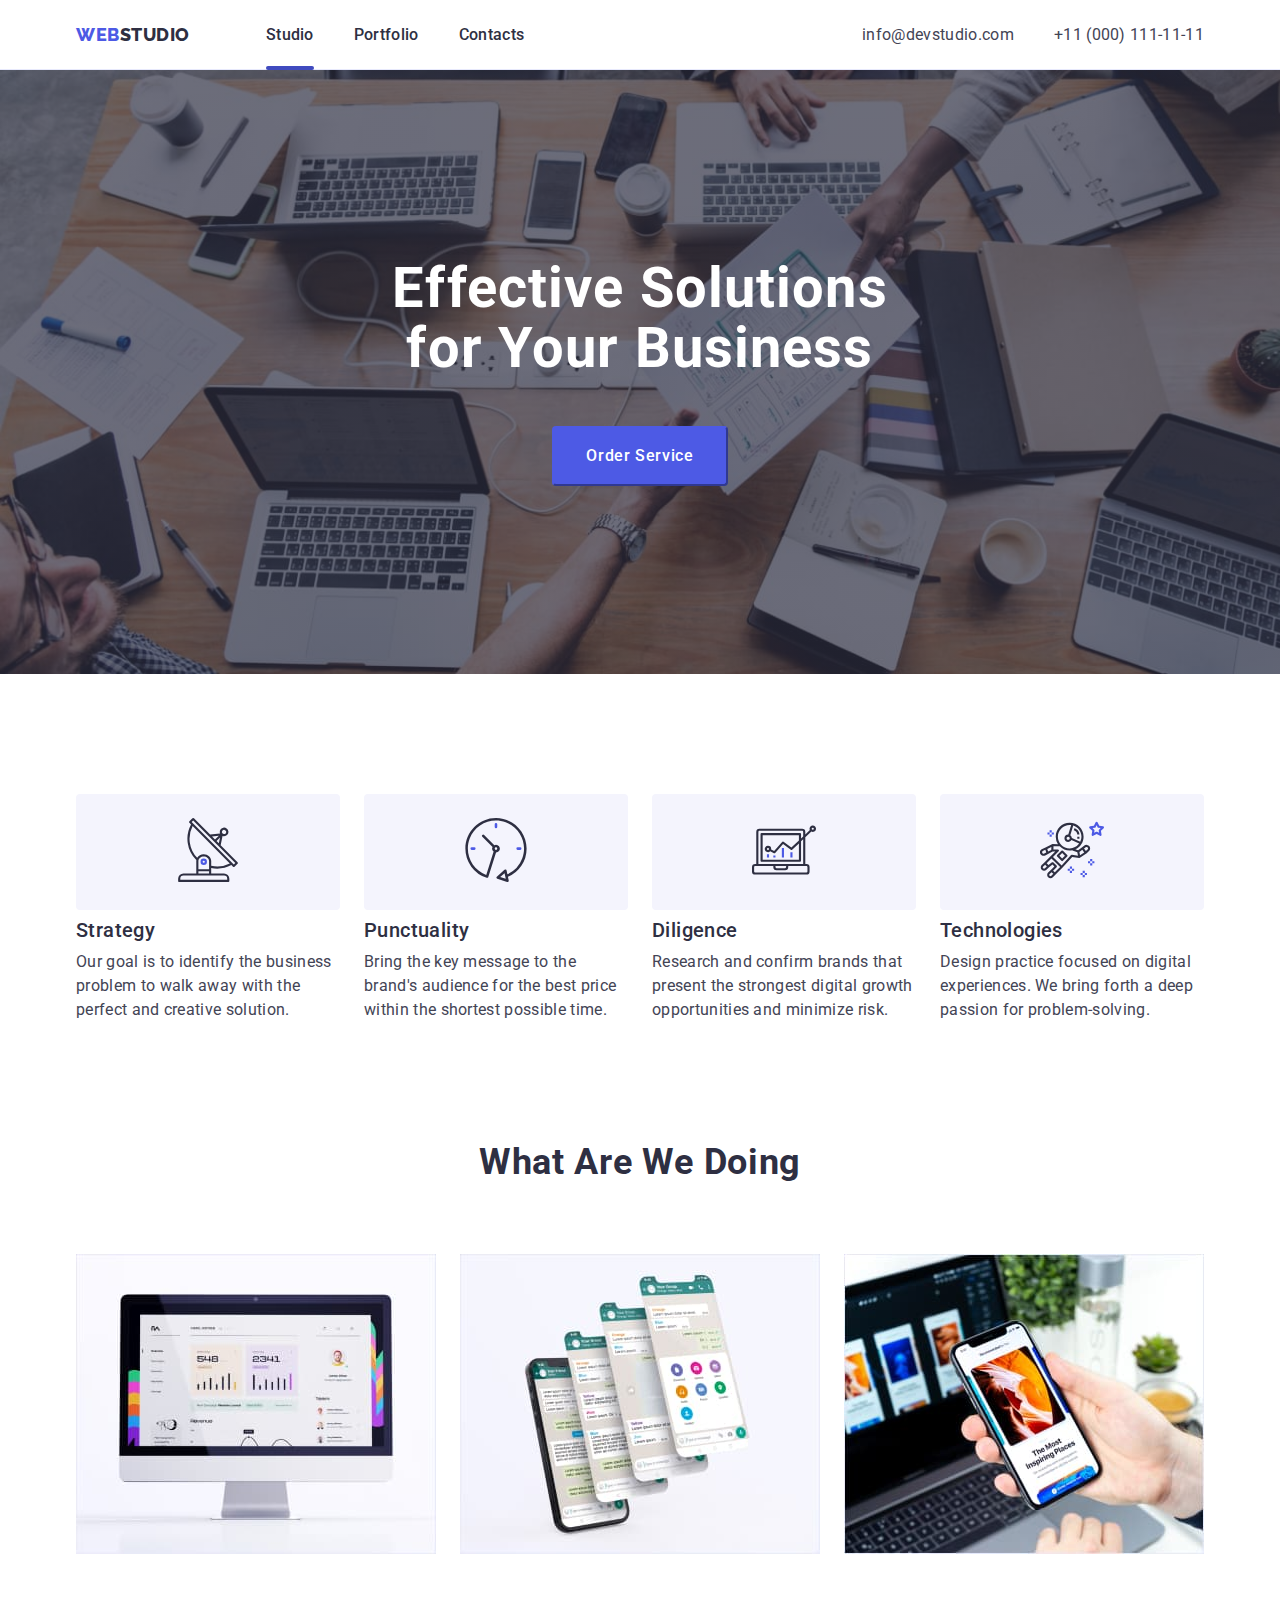
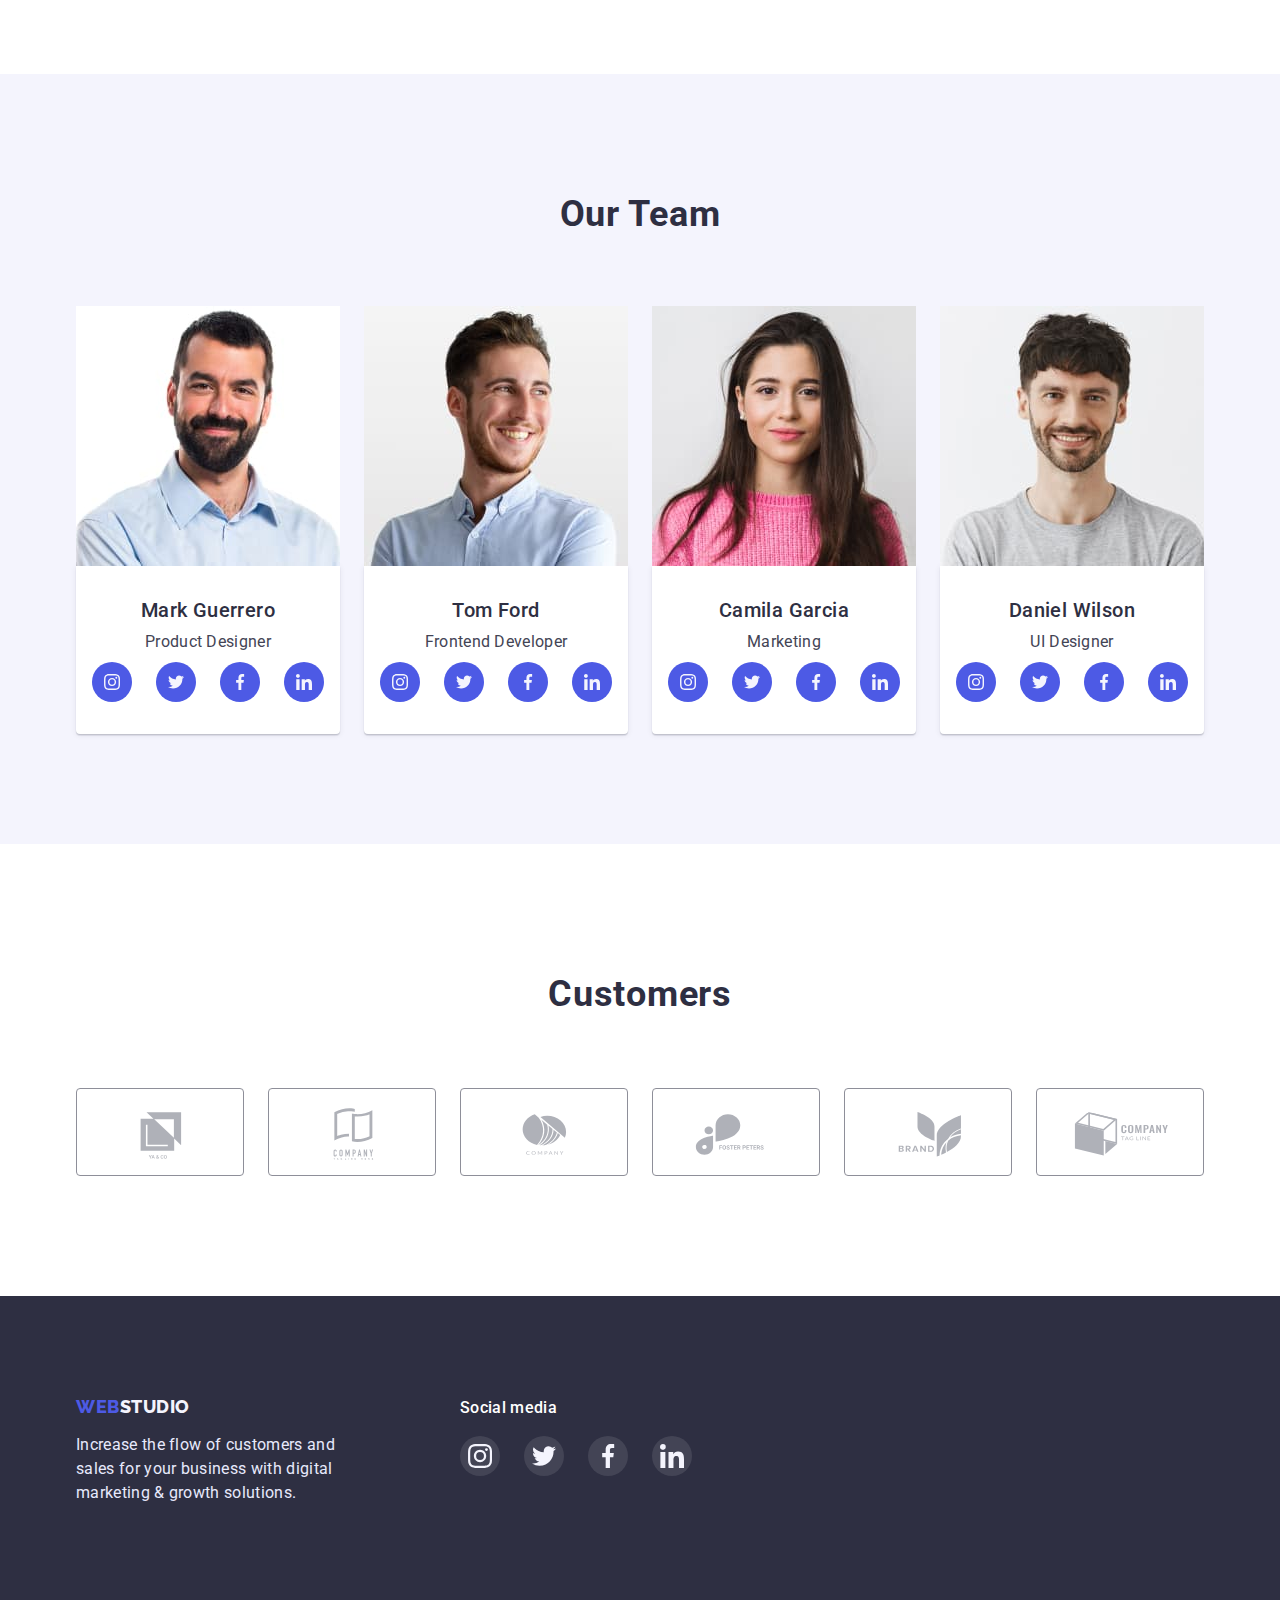
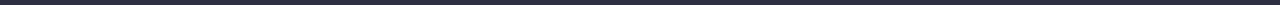
<file: index.html>
<!DOCTYPE html>
<html lang="en">
  <head>
    <meta charset="UTF-8" />
    <meta http-equiv="X-UA-Compatible" content="IE=edge" />
    <meta name="viewport" content="width=device-width, initial-scale=1.0" />

    <link
      rel="stylesheet"
      href="https://cdnjs.cloudflare.com/ajax/libs/modern-normalize/1.0.0/modern-normalize.min.css"
    />

    <link rel="preconnect" href="https://fonts.googleapis.com" />
    <link rel="preconnect" href="https://fonts.gstatic.com" crossorigin />
    <link
      href="https://fonts.googleapis.com/css2?family=Raleway:wght@800&family=Roboto:wght@400;500;700;900&display=swap"
      rel="stylesheet"
    />

    <link rel="stylesheet" href="./css/styles.css" />

    <title>WEBSTUDIO</title>
  </head>

  <body>
    <header class="header">
      <div class="header-wrap container">
        <nav class="header-navigation">
          <!-- logo -->
          <a class="logo-web" href="./index.html">
            Web
            <span class="logo-studio">Studio</span>
          </a>

          <!-- navigation -->
          <ul class="header-list list">
            <li class="header-item">
              <a href="./index.html" class="header-link link current">Studio</a>
            </li>
            <li class="header-item">
              <a href="./portfolio.html" class="header-link link ">Portfolio</a>
            </li>
            <li class="header-item">
              <a href="" class="header-link link ">Contacts</a>
            </li>
          </ul>
        </nav>
        <address class="header-address">
          <ul class="header-address-list list">
            <li class="header-address-item">
              <a href="mailto:info@devstudio.com" class="header-mail link">
                info@devstudio.com
              </a>
            </li>
            <li class="header-address-item">
              <a href="tel:+110001111111" class="header-tel link">
                +11 (000) 111-11-11
              </a>
            </li>
          </ul>
        </address>
      </div>
    </header>

    <main>
      <!--section1 hero-->
      <section class="hero">
        <div class="hero-wrap container">
          <h1 class="hero-title">
            Effective Solutions
            <br />
            for Your Business
          </h1>
          <button class="hero-btn" data-modal-open type="button">Order Service</button>
        </div>
      </section>

      <!--section2 prinsiples-->
      <section class="prinsiples">
        <div class="prinsiples-wrap container">
          <h2 class="prinsiples-title visually-hidden">prinsiples</h2>

          <ul class="prinsiples-list list">
            <li class="prinsiples-item">
              <div class="prinsiples-item-icon">
                <svg class="prinsiples-icon" width="64" height="64">
                  <use href="./images/icons.svg#icon-antenna"></use>
                </svg>
              </div>
              <h3 class="prinsiples-subtitle subtitle">Strategy</h3>
              <p class="prinsiples-text text">
                Our goal is to identify the business problem to walk away with
                the perfect and creative solution.
              </p>
            </li>

            <li class="prinsiples-item">
              <div class="prinsiples-item-icon">
                <svg class="prinsiples-icon" width="64" height="64">
                  <use href="./images/icons.svg#icon-clock"></use>
                </svg>
              </div class="prinsiples-item-icon">
              <h3 class="prinsiples-subtitle subtitle">Punctuality</h3>
              <p class="prinsiples-text text">
                Bring the key message to the brand's audience for the best price
                within the shortest possible time.
              </p>
            </li>

            <li class="prinsiples-item">
              <div class="prinsiples-item-icon">
                <svg class="prinsiples-icon" width="64" height="64">
                  <use href="./images/icons.svg#icon-diagram"></use>
                </svg>
              </div class="prinsiples-item-icon">
              <h3 class="prinsiples-subtitle subtitle">Diligence</h3>
              <p class="prinsiples-text text">
                Research and confirm brands that present the strongest digital
                growth opportunities and minimize risk.
              </p>
            </li>

            <li class="prinsiples-item">
              <div class="prinsiples-item-icon">
                <svg class="prinsiples-icon" width="64" height="64">
                  <use href="./images/icons.svg#icon-astronaut"></use>
                </svg>
              </div >
              <h3 class="prinsiples-subtitle subtitle">Technologies</h3>
              <p class="prinsiples-text text">
                Design practice focused on digital experiences. We bring forth a
                deep passion for problem-solving.
              </p>
            </li>
          </ul>
        </div>
      </section>

      <!--section3 doing-->
      <section class="doing">
        <div class="doing-wrap container">
          <h2 class="doing-title">What are we doing</h2>
          <ul class="doing-list list">
            <li class="doing-item">
              <img
                src="./images/rectangle1.jpg"
                alt="monitor"
                height="300"
                width="360"
              />
            </li>
            <li class="doing-item">
              <img
                src="./images/rectangle2.jpg"
                alt="phone1"
                height="300"
                width="360"
              />
            </li>
            <li class="doing-item">
              <img
                src="./images/rectangle3.jpg"
                alt="phone2"
                height="300"
                width="360"
              />
            </li>
          </ul>
        </div>
      </section>

      <!--section4 team-->
      <section class="team">
        <div class="team-wrap container">
          <h2 class="team-title">Our Team</h2>
          <ul class="team-list list">
            <li class="team-item">
              <img
                src="./images/markguerrero.jpg"
                alt="markguerrero"
                width="264"
                height="260"
              />
              <div class="team-member">
                <h3 class="team-subtitle subtitle">Mark Guerrero</h3>
                <p class="team-text text">Product Designer</p>
                <ul class="team-soc-list list">
                  <li class="team-soc-item">
                    <a href="" class="team-soc-link link">
                      <svg class="team-soc-icon" width="16" height="16">
                        <use href="./images/icons.svg#icon-instagram"></use>
                      </svg>
                    </a>
                  </li>
                  <li class="team-soc-item">
                    <a href="" class="team-soc-link link">
                      <svg class="team-soc-icon" width="16" height="16">
                        <use href="./images/icons.svg#icon-twitter"></use>
                      </svg>
                    </a>
                  </li>
                  <li class="team-soc-item">
                    <a href="" class="team-soc-link link">
                      <svg class="team-soc-icon" width="16" height="16">
                        <use href="./images/icons.svg#icon-facebook"></use>
                      </svg>
                    </a>
                  </li>
                  <li class="team-soc-item">
                    <a href="" class="team-soc-link link">
                      <svg class="team-soc-icon" width="16" height="16">
                        <use href="./images/icons.svg#icon-linkedin"></use>
                      </svg>
                    </a>
                  </li>
                </ul>
              </div>
            </li>

            <li class="team-item">
              <img
                src="./images/tomford.jpg"
                alt="tomford"
                width="264"
                height="260"
              />
              <div class="team-member">
                <h3 class="team-subtitle subtitle">Tom Ford</h3>
                <p class="team-text text">Frontend Developer</p>
                <ul class="team-soc-list list">
                  <li class="team-soc-item">
                    <a href="" class="team-soc-link link">
                      <svg class="team-soc-icon" width="16" height="16">
                        <use href="./images/icons.svg#icon-instagram"></use>
                      </svg>
                    </a>
                  </li>
                  <li class="team-soc-item">
                    <a href="" class="team-soc-link link">
                      <svg class="team-soc-icon" width="16" height="16">
                        <use href="./images/icons.svg#icon-twitter"></use>
                      </svg>
                    </a>
                  </li>
                  <li class="team-soc-item">
                    <a href="" class="team-soc-link link">
                      <svg class="team-soc-icon" width="16" height="16">
                        <use href="./images/icons.svg#icon-facebook"></use>
                      </svg>
                    </a>
                  </li>
                  <li class="team-soc-item">
                    <a href="" class="team-soc-link link">
                      <svg class="team-soc-icon" width="16" height="16">
                        <use href="./images/icons.svg#icon-linkedin"></use>
                      </svg>
                    </a>
                  </li>
                </ul>
              </div>
            </li>

            <li class="team-item">
              <img
                src="./images/camilagarcia.jpg"
                alt="camilagarcia"
                width="264"
                height="260"
              />
              <div class="team-member">
                <h3 class="team-subtitle subtitle">Camila Garcia</h3>
                <p class="team-text text">Marketing</p>
                <ul class="team-soc-list list">
                  <li class="team-soc-item">
                    <a href="" class="team-soc-link link">
                      <svg class="team-soc-icon" width="16" height="16">
                        <use href="./images/icons.svg#icon-instagram"></use>
                      </svg>
                    </a>
                  </li>
                  <li class="team-soc-item">
                    <a href="" class="team-soc-link link">
                      <svg class="team-soc-icon" width="16" height="16">
                        <use href="./images/icons.svg#icon-twitter"></use>
                      </svg>
                    </a>
                  </li>
                  <li class="team-soc-item">
                    <a href="" class="team-soc-link link">
                      <svg class="team-soc-icon" width="16" height="16">
                        <use href="./images/icons.svg#icon-facebook"></use>
                      </svg>
                    </a>
                  </li>
                  <li class="team-soc-item">
                    <a href="" class="team-soc-link link">
                      <svg class="team-soc-icon" width="16" height="16">
                        <use href="./images/icons.svg#icon-linkedin"></use>
                      </svg>
                    </a>
                  </li>
                </ul>
              </div>
            </li>

            <li class="team-item">
              <img
                src="./images/danielwilson.jpg"
                alt="danielwilson"
                width="264"
                height="260"
              />
              <div class="team-member">
                <h3 class="team-subtitle subtitle">Daniel Wilson</h3>
                <p class="team-text text">UI Designer</p>
                <ul class="team-soc-list list">
                  <li class="team-soc-item">
                    <a href="" class="team-soc-link link">
                      <svg class="team-soc-icon" width="16" height="16">
                        <use href="./images/icons.svg#icon-instagram"></use>
                      </svg>
                    </a>
                  </li>
                  <li class="team-soc-item">
                    <a href="" class="team-soc-link link">
                      <svg class="team-soc-icon" width="16" height="16">
                        <use href="./images/icons.svg#icon-twitter"></use>
                      </svg>
                    </a>
                  </li>
                  <li class="team-soc-item">
                    <a href="" class="team-soc-link link">
                      <svg class="team-soc-icon" width="16" height="16">
                        <use href="./images/icons.svg#icon-facebook"></use>
                      </svg>
                    </a>
                  </li>
                  <li class="team-soc-item">
                    <a href="" class="team-soc-link link">
                      <svg class="team-soc-icon" width="16" height="16">
                        <use href="./images/icons.svg#icon-linkedin"></use>
                      </svg>
                    </a>
                  </li>
                </ul>
              </div>
            </li>
          </ul>
        </div>
      </section>
    </main>

    <!--section5 customers-->
    <section class="customers">
      <div class="customers-wrap container">
        <h2 class="customers-title">Customers</h2>
        <ul class="customers-list list">
          <li class="customers-item">
            <a href="" class="customers-link link">
              <svg class="customers-icon" widht="104" height="56">
                <use href="./images/icons.svg#icon-Logo1"></use>
              </svg>
            </a>
          </li>
          <li class="customers-item">
            <a href="" class="customers-link link">
              <svg class="customers-icon" widht="104" height="56">
                <use href="./images/icons.svg#icon-Logo2"></use>
              </svg>
            </a>
          </li>
          <li class="customers-item">
            <a href="" class="customers-link link">
              <svg class="customers-icon" widht="104" height="56">
                <use href="./images/icons.svg#icon-Logo3"></use>
              </svg>
            </a>
          </li>
          <li class="customers-item">
            <a href="" class="customers-link link">
              <svg class="customers-icon" widht="104" height="56">
                <use href="./images/icons.svg#icon-Logo4"></use>
              </svg>
            </a>
          </li>
          <li class="customers-item">
            <a href="" class="customers-link link">
              <svg class="customers-icon" widht="104" height="56">
                <use href="./images/icons.svg#icon-Logo5"></use>
              </svg>
            </a>
          </li>
          <li class="customers-item">
            <a href="" class="customers-link link">
              <svg class="customers-icon" widht="104" height="56">
                <use href="./images/icons.svg#icon-Logo6"></use>
              </svg>
            </a>
          </li>
        </ul>
      </div>
    </section>

    <!-- footer -->
    <footer class="footer">
      <div class="footer-wrap container">
        <div class="footer-logo-wrap">
          <a class="logo-web" href="./index.html">
            Web
            <span class="logo-studio">Studio</span>
          </a>
          <p class="footer-text text">
            Increase the flow of customers and sales for your business with
            digital marketing & growth solutions.
          </p>
        </div>

        <div class="footer-soc-wrap">
          <h2 class="footer-title">Social media</h2>
          <ul class="footer-soc-list list">
            <li class="footer-soc-item">
              <a href="" class="footer-soc-link link">
                <svg class="footer-soc-icon" width="24" height="24">
                  <use href="./images/icons.svg#icon-instagram"></use>
                </svg>
              </a>
            </li>
            <li class="footer-soc-item soc-item">
              <a href="" class="footer-soc-link link">
                <svg class="footer-soc-icon" width="24" height="24">
                  <use href="./images/icons.svg#icon-twitter"></use>
                </svg>
              </a>
            </li>
            <li class="footer-soc-item soc-item">
              <a href="" class="footer-soc-link link">
                <svg class="footer-soc-icon" width="24" height="24">
                  <use href="./images/icons.svg#icon-facebook"></use>
                </svg>
              </a>
            </li>
            <li class="footer-soc-item soc-item">
              <a href="" class="footer-soc-link link">
                <svg class="footer-soc-icon" width="24" height="24">
                  <use href="./images/icons.svg#icon-linkedin"></use>
                </svg>
              </a>
            </li>
          </ul>
        </div>
      </div>
    </footer>

        <!-- MODAL -->
        <div class="backdrop is-hidden" data-modal>
          <div class="modal">
            <button class="modal-close" data-modal-close type="button">
              <svg class="btn-modal-close-icon" widht="8" height="8">
                <use href="./images/icons.svg#icon-close-black-18dp"></use>
              </svg>
            </button>
          </div>
        </div>

        <script src="./js/modal.js"></script>
  </body>
</html>
</file>
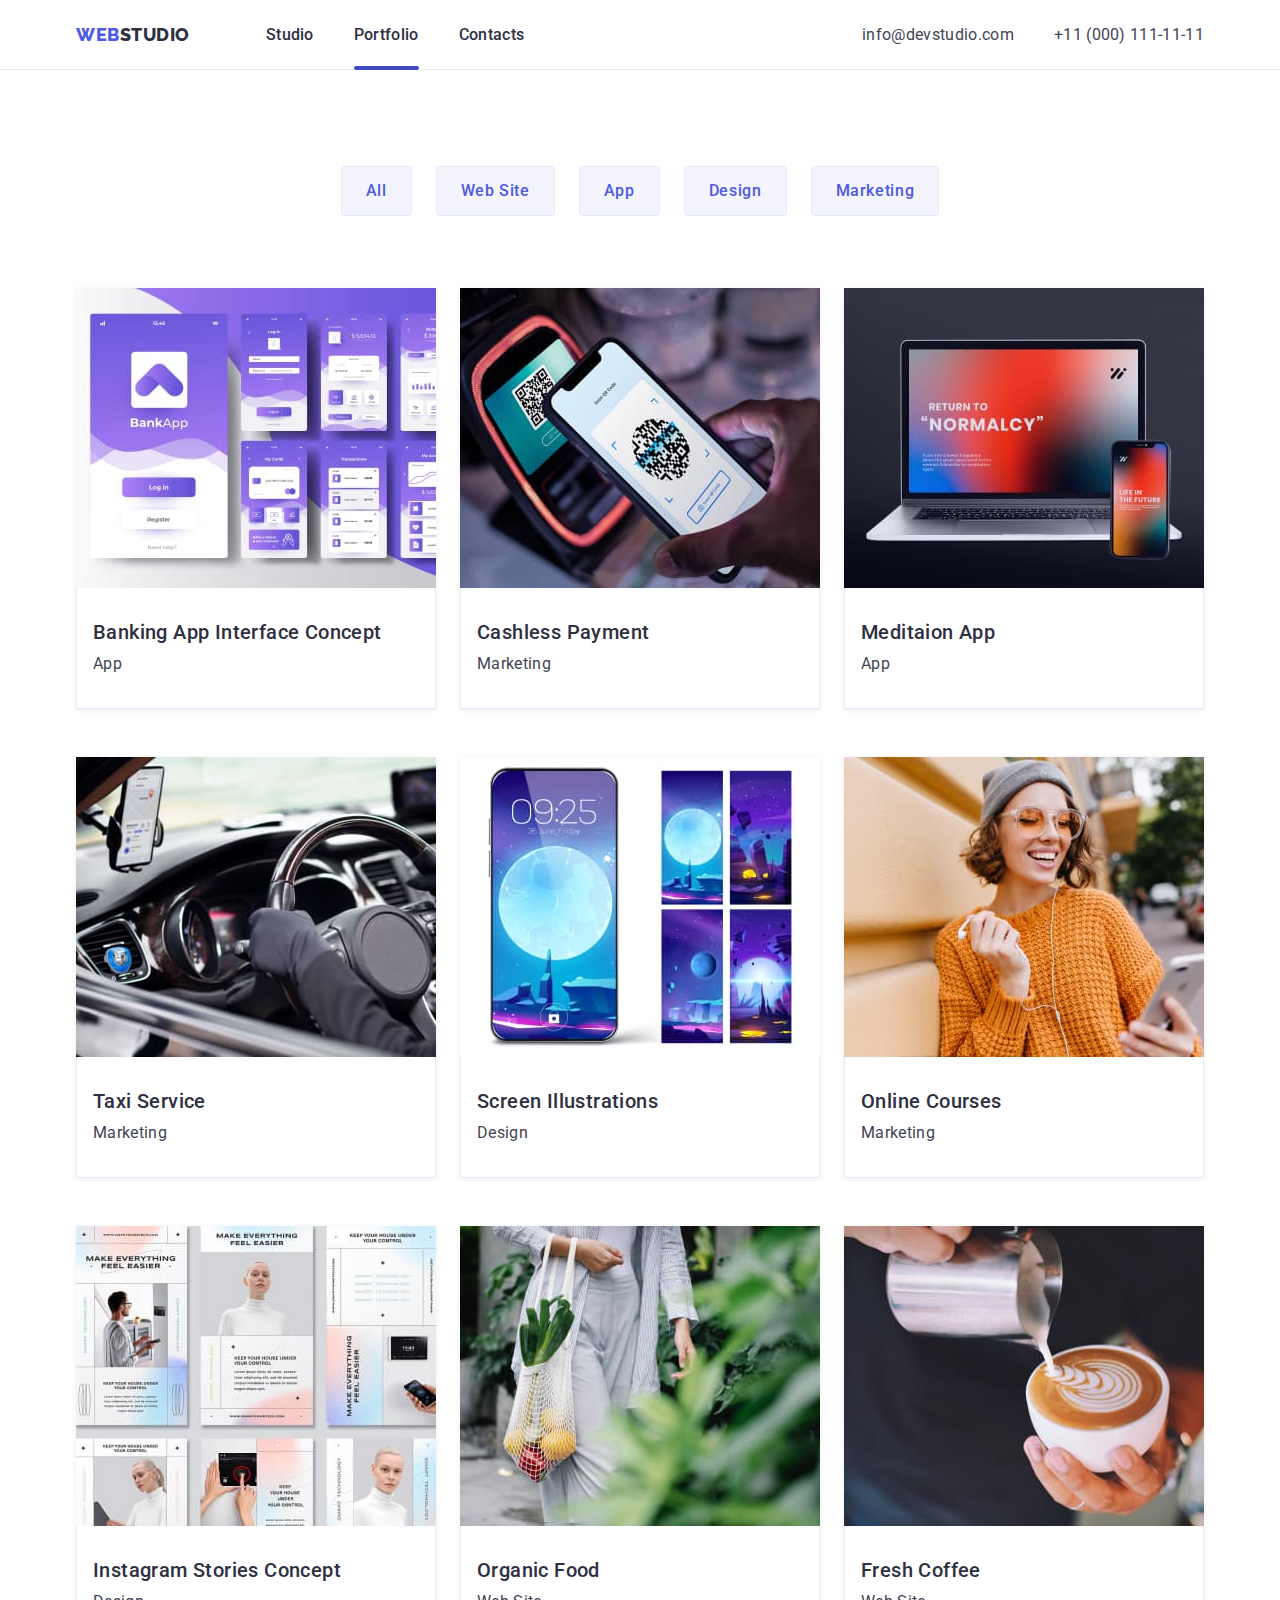
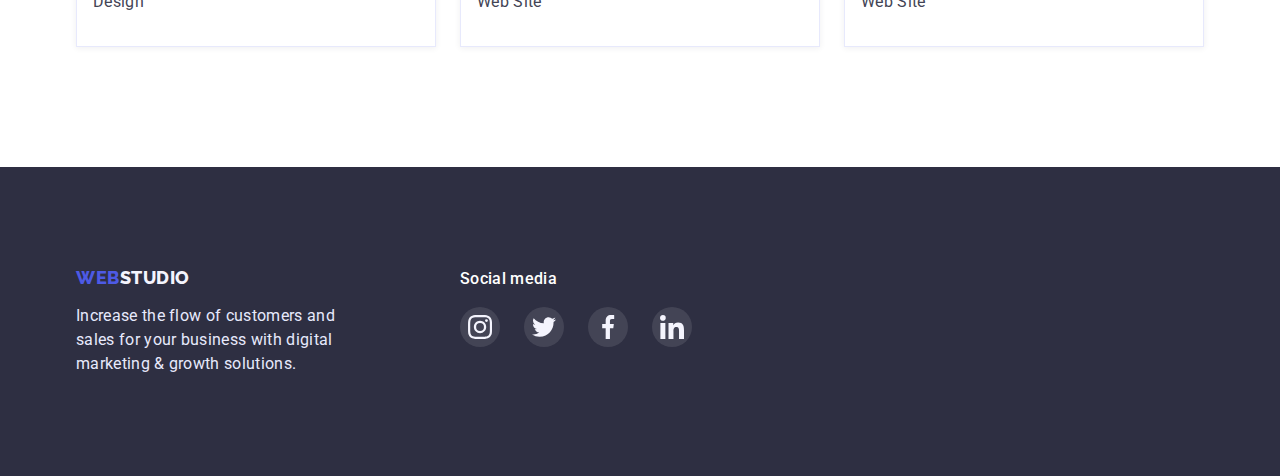
<file: portfolio.html>
<!DOCTYPE html>
<html lang="en">
  <head>
    <meta charset="UTF-8" />
    <meta http-equiv="X-UA-Compatible" content="IE=edge" />
    <meta name="viewport" content="width=device-width, initial-scale=1.0" />

    <link
      rel="stylesheet"
      href="https://cdnjs.cloudflare.com/ajax/libs/modern-normalize/1.0.0/modern-normalize.min.css"
    />

    <link rel="preconnect" href="https://fonts.googleapis.com" />
    <link rel="preconnect" href="https://fonts.gstatic.com" crossorigin />
    <link
      href="https://fonts.googleapis.com/css2?family=Raleway:wght@800&family=Roboto:wght@400;500;700;900&display=swap"
      rel="stylesheet"
    />

    <link rel="stylesheet" href="./css/styles.css" />

    <title>PORTFOLIO</title>
  </head>
  <body>
    <header class="header">
      <div class="header-wrap container">
        <nav class="header-navigation">
          <!-- logo -->
          <a class="logo-web" href="./index.html">
            Web
            <span class="logo-studio">Studio</span>
          </a>

          <!-- portfolio-navigation -->
          <ul class="header-list list">
            <li class="header-item">
              <a href="./index.html" class="header-link link">Studio</a>
            </li>
            <li class="header-item">
              <a href="./portfolio.html" class="header-link link current">
                Portfolio
              </a>
            </li>
            <li class="header-item">
              <a href="" class="header-link link">Contacts</a>
            </li>
          </ul>
        </nav>
        <address class="header-address">
          <ul class="header-address-list list">
            <li class="header-address-item">
              <a href="mailto:info@devstudio.com" class="header-mail link">
                info@devstudio.com
              </a>
            </li>
            <li class="header-address-item">
              <a href="tel:+110001111111" class="header-tel link">
                +11 (000) 111-11-11
              </a>
            </li>
          </ul>
        </address>
      </div>
    </header>

    <main>
      <section class="portfolio">
        <div class="portfolio-wrap container">
          <h1 class="buttons-title visually-hidden">Buttons</h1>
          <ul class="buttons-list list">
            <li class="buttons-item">
              <button type="button" class="buttons-btn">All</button>
            </li>
            <li class="buttons-item">
              <button type="button" class="buttons-btn">Web Site</button>
            </li>
            <li class="buttons-item">
              <button type="button" class="buttons-btn">App</button>
            </li>
            <li class="buttons-item">
              <button type="button" class="buttons-btn">Design</button>
            </li>
            <li class="buttons-item">
              <button type="button" class="buttons-btn">Marketing</button>
            </li>
          </ul>

          <h2 class="portfolio-title visually-hidden">Portfolio</h2>
          <ul class="portfolio-list list">
            <li class="portfolio-item">
              <a href="" class="portfolio-link link">
                <div class="portfolio-link-wrap">
                  <div class="portfolio-top-wrap">
                    <img
                      src="./images/banking.jpg"
                      alt="banking"
                      height="300"
                    />
                    <p class="portfolio-top-text">
                      14 Stylish and User-Friendly App Design Concepts · Task
                      Manager App · Calorie Tracker App · Exotic Fruit Ecommerce
                      App · Cloud Storage App
                    </p>
                  </div>
                  <div class="portfolio-subtxt-wrap">
                    <h3 class="portfolio-subtitle subtitle">
                      Banking App Interface Concept
                    </h3>
                    <p class="portfolio-text text">App</p>
                  </div>
                </div>
              </a>
            </li>

            <li class="portfolio-item">
              <a href="" class="portfolio-link link">
                <div class="portfolio-link-wrap">
                  <div class="portfolio-top-wrap">
                    <img
                      src="./images/cashlesspayment.jpg"
                      alt="cashlesspayment"
                      height="300"
                    />
                    <p class="portfolio-top-text">
                      14 Stylish and User-Friendly App Design Concepts · Task
                      Manager App · Calorie Tracker App · Exotic Fruit Ecommerce
                      App · Cloud Storage App
                    </p>
                  </div>
                  <div class="portfolio-subtxt-wrap">
                    <h3 class="portfolio-subtitle subtitle">
                      Cashless Payment
                    </h3>
                    <p class="portfolio-text text">Marketing</p>
                  </div>
                </div>
              </a>
            </li>

            <li class="portfolio-item">
              <a href="" class="portfolio-link link">
                <div class="portfolio-link-wrap">
                  <div class="portfolio-top-wrap">
                    <img
                      src="./images/meditaionapp.jpg"
                      alt="meditaionapp"
                      height="300"
                    />
                    <p class="portfolio-top-text">
                      14 Stylish and User-Friendly App Design Concepts · Task
                      Manager App · Calorie Tracker App · Exotic Fruit Ecommerce
                      App · Cloud Storage App
                    </p>
                  </div>
                  <div class="portfolio-subtxt-wrap">
                    <h3 class="portfolio-subtitle subtitle">Meditaion App</h3>
                    <p class="portfolio-text text">App</p>
                  </div>
                </div>
              </a>
            </li>

            <li class="portfolio-item">
              <a href="" class="portfolio-link link">
                <div class="portfolio-link-wrap">
                  <div class="portfolio-top-wrap">
                    <img
                      src="./images/taxiservice.jpg"
                      alt="taxiservice"
                      height="300"
                    />
                    <p class="portfolio-top-text">
                      14 Stylish and User-Friendly App Design Concepts · Task
                      Manager App · Calorie Tracker App · Exotic Fruit Ecommerce
                      App · Cloud Storage App
                    </p>
                  </div>
                  <div class="portfolio-subtxt-wrap">
                    <h3 class="portfolio-subtitle subtitle">Taxi Service</h3>
                    <p class="portfolio-text text">Marketing</p>
                  </div>
                </div>
              </a>
            </li>

            <li class="portfolio-item">
              <a href="" class="portfolio-link link">
                <div class="portfolio-link-wrap">
                  <div class="portfolio-top-wrap">
                    <img
                      src="./images/screenillustrations.jpg"
                      alt="screenillustrations"
                      height="300"
                    />
                    <p class="portfolio-top-text">
                      14 Stylish and User-Friendly App Design Concepts · Task
                      Manager App · Calorie Tracker App · Exotic Fruit Ecommerce
                      App · Cloud Storage App
                    </p>
                  </div>
                  <div class="portfolio-subtxt-wrap">
                    <h3 class="portfolio-subtitle subtitle">
                      Screen Illustrations
                    </h3>
                    <p class="portfolio-text text">Design</p>
                  </div>
                </div>
              </a>
            </li>

            <li class="portfolio-item">
              <a href="" class="portfolio-link link">
                <div class="portfolio-link-wrap">
                  <div class="portfolio-top-wrap">
                    <img
                      src="./images/onlinecourses.jpg"
                      alt="onlinecourses"
                      height="300"
                    />
                    <p class="portfolio-top-text">
                      14 Stylish and User-Friendly App Design Concepts · Task
                      Manager App · Calorie Tracker App · Exotic Fruit Ecommerce
                      App · Cloud Storage App
                    </p>
                  </div>
                  <div class="portfolio-subtxt-wrap">
                    <h3 class="portfolio-subtitle subtitle">Online Courses</h3>
                    <p class="portfolio-text text">Marketing</p>
                  </div>
                </div>
              </a>
            </li>

            <li class="portfolio-item">
              <a href="" class="portfolio-link link">
                <div class="portfolio-link-wrap">
                  <div class="portfolio-top-wrap">
                    <img
                      src="./images/instagramstories.jpg"
                      alt="instagramstories"
                      height="300"
                    />
                    <p class="portfolio-top-text">
                      14 Stylish and User-Friendly App Design Concepts · Task
                      Manager App · Calorie Tracker App · Exotic Fruit Ecommerce
                      App · Cloud Storage App
                    </p>
                  </div>
                  <div class="portfolio-subtxt-wrap">
                    <h3 class="portfolio-subtitle subtitle">
                      Instagram Stories Concept
                    </h3>
                    <p class="portfolio-text text">Design</p>
                  </div>
                </div>
              </a>
            </li>

            <li class="portfolio-item">
              <a href="" class="portfolio-link link">
                <div class="portfolio-link-wrap">
                  <div class="portfolio-top-wrap">
                    <img
                      src="./images/organicfood.jpg"
                      alt="organicfood"
                      height="300"
                    />
                    <p class="portfolio-top-text">
                      14 Stylish and User-Friendly App Design Concepts · Task
                      Manager App · Calorie Tracker App · Exotic Fruit Ecommerce
                      App · Cloud Storage App
                    </p>
                  </div>
                  <div class="portfolio-subtxt-wrap">
                    <h3 class="portfolio-subtitle subtitle">Organic Food</h3>
                    <p class="portfolio-text text">Web Site</p>
                  </div>
                </div>
              </a>
            </li>

            <li class="portfolio-item">
              <a href="" class="portfolio-link link">
                <div class="portfolio-link-wrap">
                  <div class="portfolio-top-wrap">
                    <img
                      src="./images/freshcoffee.jpg"
                      alt="freshcoffee"
                      height="300"
                    />
                    <p class="portfolio-top-text">
                      14 Stylish and User-Friendly App Design Concepts · Task
                      Manager App · Calorie Tracker App · Exotic Fruit Ecommerce
                      App · Cloud Storage App
                    </p>
                  </div>
                  <div class="portfolio-subtxt-wrap">
                    <h3 class="portfolio-subtitle subtitle">Fresh Coffee</h3>
                    <p class="portfolio-text text">Web Site</p>
                  </div>
                </div>
              </a>
            </li>
          </ul>
        </div>
      </section>
    </main>

    <!-- footer -->
    <footer class="footer">
      <div class="footer-wrap container">
        <div class="footer-logo-wrap">
          <a class="logo-web" href="./index.html">
            Web
            <span class="logo-studio">Studio</span>
          </a>
          <p class="footer-text text">
            Increase the flow of customers and sales for your business with
            digital marketing & growth solutions.
          </p>
        </div>

        <div class="footer-soc-wrap">
          <h2 class="footer-title">Social media</h2>
          <ul class="footer-soc-list list">
            <li class="footer-soc-item">
              <a href="" class="footer-soc-link link">
                <svg class="footer-soc-icon" width="24" height="24">
                  <use href="./images/icons.svg#icon-instagram"></use>
                </svg>
              </a>
            </li>
            <li class="footer-soc-item soc-item">
              <a href="" class="footer-soc-link link">
                <svg class="footer-soc-icon" width="24" height="24">
                  <use href="./images/icons.svg#icon-twitter"></use>
                </svg>
              </a>
            </li>
            <li class="footer-soc-item soc-item">
              <a href="" class="footer-soc-link link">
                <svg class="footer-soc-icon" width="24" height="24">
                  <use href="./images/icons.svg#icon-facebook"></use>
                </svg>
              </a>
            </li>
            <li class="footer-soc-item soc-item">
              <a href="" class="footer-soc-link link">
                <svg class="footer-soc-icon" width="24" height="24">
                  <use href="./images/icons.svg#icon-linkedin"></use>
                </svg>
              </a>
            </li>
          </ul>
        </div>
      </div>
    </footer>
  </body>
</html>
</file>
<file: css/styles.css>
body {
    margin: 0;
    font-family: 'roboto', sans-serif;
}

:root {
    --main-title-color: #2E2F42;
    --second-title-color: #434455;
    --third-title-color: #F4F4FD;
    --fourth-title-color: #4D5AE5;
    --fifth-title-color: #FFFFFF;
}

.list {
    padding: 0;
    margin: 0;

    list-style: none;
}

.link {
    margin: 0;

    text-decoration: none;
}

h1,
h2,
h3,
p,
ul {
    margin: 0;
}

img {
    display: block;
}

.visually-hidden {
    position: absolute;
    width: 1px;
    height: 1px;
    margin: -1px;
    border: 0;
    padding: 0;
    white-space: nowrap;
    clip-path: inset(100%);
    clip: rect(0 0 0 0);
    overflow: hidden;
}

.text {
    font-size: 16px;
    line-height: 1.5;
    letter-spacing: 0.02em;
}

.subtitle {
    font-weight: 500;
    font-size: 20px;
    line-height: 1.2;
    letter-spacing: 0.02em;
}

.container {
    max-width: 1158px;
    padding: 0 15px;
    margin: 0 auto;
}

/*------------------ HEADER------------------- */

.header {
    width: 100%;

    height: auto;
    border-bottom: 1px solid #E7E9FC;
}

.current {
    position: relative;
}

.current::after {
    content: '';
    position: absolute;
    left: 0;
    width: 100%;
    bottom: -2px;

    height: 4px;
    background: #404BBF;
    border-radius: 2px;
}

.header-wrap {
    display: flex;
    align-items: center;
}

.header-navigation {
    display: flex;
    align-items: center;
    margin-right: auto;
}

.logo-web {
    margin-right: 76px;

    font-family: 'Raleway';
    font-style: normal;
    font-weight: 800;
    font-size: 18px;
    line-height: calc(21/18);

    display: flex;
    align-items: center;

    letter-spacing: 0.03em;
    text-transform: uppercase;
    color: var(--fourth-title-color);
    text-decoration: none;
}

.header .logo-web {
    padding-top: 24px;
    padding-bottom: 24px;
}

.logo-studio {
    color: var(--main-title-color);
}

.footer .logo-studio {
    color: var(--third-title-color);
}


.header-list {
    display: flex;
    gap: 40px;
}

.header-item {}

.header-link {
    padding-top: 24px;
    padding-bottom: 24px;

    font-weight: 500;
    font-size: 16px;
    line-height: 1.5;
    letter-spacing: 0.02em;
    color: var(--main-title-color);

    transition: color 250ms cubic-bezier(0.4, 0, 0.2, 1);

}

.header-link:hover,
.header-link:focus {
    font-weight: 500;
    font-size: 16px;
    line-height: 1.5;
    letter-spacing: 0.02em;

    color: var(--fourth-title-color);
}

.header-address {}

.header-address-list {
    display: flex;
    align-items: center;
    gap: 40px;
}

.header-address-item {}


.header-mail,
.header-tel {
    padding-top: 24px;
    padding-bottom: 24px;

    font-size: 16px;
    line-height: 1.5;
    letter-spacing: 0.02em;
    color: var(--second-title-color);
    font-style: normal;

    transition: color 250ms cubic-bezier(0.4, 0, 0.2, 1);
}

.header-mail:hover,
.header-tel:hover,
.header-mail:focus,
.header-tel:focus {
    font-size: 16px;
    line-height: 1.5;
    letter-spacing: 0.02em;

    color: var(--fourth-title-color);
}



/*------------------ MAIN------------------- */


/*--section1 hero--*/

.hero {
    padding-bottom: 188px;
    padding-top: 188px;

    background-color: var(--main-title-color);
    display: block;
    align-items: center;

    background-image: linear-gradient(rgba(46, 47, 66, 0.7), rgba(46, 47, 66, 0.7)), url(../images/people-office.jpg);
    background-size: cover;

}

.hero-title {
    margin-bottom: 48px;

    font-size: 56px;
    line-height: calc(60/56);
    text-align: center;
    letter-spacing: 0.02em;
    color: var(--fifth-title-color);
}

button.hero-btn {
    margin-left: auto;
    margin-right: auto;

    border-radius: 4px;
    border-color: var(--fourth-title-color);
}

.hero-btn {
    padding: 16px 32px;
    display: inline-block;
    align-items: center;

    font-family: inherit;
    font-weight: 500;
    font-size: 16px;
    line-height: 1.5;
    display: flex;
    align-items: center;
    letter-spacing: 0.04em;
    color: var(--fifth-title-color);

    background: var(--fourth-title-color);
    cursor: pointer;

    transition: background-color 250ms cubic-bezier(0.4, 0, 0.2, 1);
}

.hero-btn:hover,
.hero-btn:focus {
    background-color: #404BBF;
}

/*----------section2 prinsiples--------*/

.prinsiples {
    padding: 120px 0;
}

/*icon*/
.prinsiples-list-icon {
    display: flex;
    justify-content: space-between;
    align-items: center;
    gap: 24px;
}

.prinsiples-item-icon {
    margin-bottom: 8px;
    padding: 24px 100px;

    background: #F4F4FD;
    border-radius: 4px;
}

.prinsiples-icon {}


/*text*/

.prinsiples-list {
    display: flex;
    gap: 24px;
}

.prinsiples-item {
    width: calc((100% - 3 * 24px) / 4);
}

.prinsiples-subtitle {
    margin: 0 0 8px 0;

    color: var(--main-title-color);
}

.prinsiples-text {
    margin: 0;

    color: var(--second-title-color);
}


.doing {
    padding-bottom: 120px;
}

.doing-title {
    margin: 0 0 72px 0;

    font-size: 36px;
    line-height: calc(40/36);
    text-align: center;
    letter-spacing: 0.02em;
    text-transform: capitalize;
    color: var(--main-title-color);
}

.doing-list {
    display: flex;
    gap: 24px;
    justify-content: space-between;
}

.doing-item {
    width: calc((100% - 24px * 2) / 3);
}

/*-----------section4 team----------*/

.team {
    margin-left: auto;
    margin-right: auto;

    background: var(--third-title-color);
    padding: 120px 0 110px 0;
}

.team-title {
    margin: 0 0 72px 0;

    font-size: 36px;
    line-height: calc(40/36);
    text-align: center;
    letter-spacing: 0.02em;
    text-transform: capitalize;
    color: var(--main-title-color);
}

.team-list {
    display: flex;
    justify-content: space-evenly;
    gap: 24px;
}

.team-item {
    width: calc((100% - 24px * 3) / 4);
}

.team-member {
    padding: 32px 0 32px;

    background: var(--fifth-title-color);

    box-shadow: 0px 1px 6px rgba(46, 47, 66, 0.08), 0px 1px 1px rgba(46, 47, 66, 0.16), 0px 2px 1px rgba(46, 47, 66, 0.08);
    border-radius: 0px 0px 4px 4px;
}

.team-subtitle {
    margin-bottom: 8px;

    text-align: center;
    color: var(--main-title-color);
}

.team-text {
    margin: 0 auto;

    text-align: center;
    color: var(--second-title-color);
}

.team-soc-list {
    margin-top: 8px;

    display: flex;
    justify-content: center;
    gap: 24px;
}

.team-soc-item {
    width: 40px;
    height: 40px;
}

.team-soc-link {
    width: 100%;
    height: 100%;
    background-color: #4D5AE5;
    border-radius: 50%;

    display: block;
    display: flex;
    justify-content: center;
    align-items: center;

    transition: background-color 250ms cubic-bezier(0.4, 0, 0.2, 1);
}

.team-soc-link:is(:hover, :focus) {
    background-color: #404BBF;
}

.team-soc-icon {
    fill: #F4F4FD;
}

/*-----------section5 customers----------*/
.customers {
    padding-top: 130px;
    padding-bottom: 120px;
}

.customers-title {
    margin-bottom: 72px;

    font-size: 36px;
    line-height: calc (40/36);
    text-align: center;
    letter-spacing: 0.02em;
    text-transform: capitalize;
    color: var(--main-title-color);
}

.customers-list {
    display: flex;
    gap: 24px;
    justify-content: center;
}

.customers-item {
    width: calc((100% - 24px * 5) / 6);
    height: 88px;
}

.customers-link {
    padding: 16px 32px;

    width: 100%;
    height: 100%;
    border: 1px solid #8E8F99;
    border-radius: 4px;

    fill: #AFB1B8;

    display: flex;
    align-content: center;
    justify-content: center;

    transition: border 250ms cubic-bezier(0.4, 0, 0.2, 1);
}

.customers-icon {
    transition: fill 250ms cubic-bezier(0.4, 0, 0.2, 1);
}

.customers-link:is(:hover, :focus) {
    border: 1px solid #404BBF;
    border-radius: 4px;
}

.customers-link:is(:hover, :focus) .customers-icon {
    fill: #404BBF;
}


/*------------Main Portfolio----------------*/

/*-- portfolio-navigation --*/

.portfolio {
    padding-top: 96px;
    padding-bottom: 120px;
}

.buttons-list {
    display: flex;
    gap: 24px;
    justify-content: center;
    margin-bottom: 72px;
}

.buttons-item {}

.button {
    background: var(--third-title-color);
}

.buttons-btn {
    padding: 12px 24px;

    font-family: 'Roboto';
    font-weight: 500;
    font-size: 16px;
    line-height: 1.5;
    display: flex;
    align-items: center;
    text-align: center;
    letter-spacing: 0.04em;
    color: #4D5AE5;
    cursor: pointer;

    background: #F4F4FD;

    border: 1px solid #E7E9FC;
    border-radius: 4px;

    transition:
        color 250ms cubic-bezier(0.4, 0, 0.2, 1),
        background-color 250ms cubic-bezier(0.4, 0, 0.2, 1),
        border 250ms cubic-bezier(0.4, 0, 0.2, 1),
        box-shadow 250ms cubic-bezier(0.4, 0, 0.2, 1);
}

.buttons-btn:hover,
.buttons-btn:focus {
    border: 1px solid var(--fourth-title-color);

    font-style: normal;
    color: var(--fifth-title-color);
    background-color: var(--fourth-title-color);

    box-shadow: 0px 4px 4px rgba(0, 0, 0, 0.25);
}

/*-------Portfolio-------*/


.portfolio-list {
    display: flex;
    flex-wrap: wrap;
    gap: 48px 24px;
    justify-content: center;
}

.portfolio-item {}

.portfolio-item:is(:hover, :focus) .portfolio-top-text {
    transform: translateY(0%);
}

.portfolio-item .img {
    width: calc((100% - 2 * 24px) / 3);

    display: flex;
}

.portfolio-top-wrap {
    position: relative;
    overflow: hidden;
}

.portfolio-top-text {
    padding: 40px 32px;

    position: absolute;
    top: 0;
    height: 100%;
    transform: translateY(100%);

    font-family: 'Roboto';
    font-style: normal;
    font-size: 16px;
    line-height: 1.5;
    letter-spacing: 0.02em;
    color: #F4F4FD;
    background: #4D5AE5;
    background-blend-mode: soft-light;
    mix-blend-mode: normal;

    transition: transform 250ms cubic-bezier(0.4, 0, 0.2, 1);
    overflow: auto;
}

.portfolio-link {
    transition: box-shadow 250ms cubic-bezier(0.4, 0, 0.2, 1);
}

.portfolio-link:is(:hover, :focus) {
    box-shadow: inset 0px 1px 6px rgba(46, 47, 66, 0.08), 0px 1px 1px rgba(46, 47, 66, 0.16), 0px 2px 1px rgba(46, 47, 66, 0.08);
}

.portfolio-link-wrap {
    box-shadow: 0px 1px 6px rgba(46, 47, 66, 0.08);
}

.portfolio-subtxt-wrap {
    padding: 32px 16px;

    background: #FFFFFF;
    border: 1px solid #E7E9FC;
    border-top: none;
}

.portfolio-subtitle {
    margin: 0 auto;
    color: var(--main-title-color);
}

.portfolio-text {
    margin-top: 8px;
    color: var(--second-title-color);
}

/*------------------ FOOTER------------------- */

.footer {

    background-color: var(--main-title-color);
    padding-top: 100px;
    padding-bottom: 100px;
}

.footer-wrap {
    display: flex;
    justify-content: flex-start;
    align-items: baseline;
    gap: 120px;
}

.footer .logo-web {
    margin-bottom: 16px;
}

.footer-text {
    color: #E7E9FC;
    text-align: left;
    width: 264px;
}

.footer-title {
    margin-bottom: 16px;

    font-weight: 500;
    font-size: 16px;
    line-height: 1.5;
    letter-spacing: 0.02em;
    color: #FFFFFF;
}

/*---.footer-soc---*/

.footer-soc-wrap {}

.footer-soc-list {

    display: flex;
    justify-content: center;
    gap: 24px;
}

.footer-soc-item {
    width: 40px;
    height: 40px;
}

.footer-soc-link {
    width: 100%;
    height: 100%;
    background-color: rgba(255, 255, 255, 0.1);
    display: block;
    border-radius: 50%;

    display: flex;
    justify-content: center;
    align-items: center;

    transition: background-color 250ms cubic-bezier(0.4, 0, 0.2, 1);
}

.footer-soc-link:is(:hover, :focus) {
    background-color: rgba(49, 208, 170, 1);
}

.footer-soc-icon {
    fill: #F4F4FD;
}


/*-- MODAL --*/

.backdrop {
    position: fixed;
    top: 0;

    width: 100%;
    height: 100%;

    background-color: rgba(46, 47, 66, 0.4);

    transition:
        opacity 250ms cubic-bezier(0.4, 0, 0.2, 1),
        visibility 250ms cubic-bezier(0.4, 0, 0.2, 1);
}

.is-hidden {
    opacity: 0;
    visibility: hidden;
    pointer-events: none;
}

.modal {
    display: flex;
    justify-content: flex-end;
    padding: 24px;

    position: absolute;
    top: 50%;
    left: 50%;

    transform: translate(-50%, -50%) scaleX(1);

    min-height: 576px;
    width: 408px;

    background: #FCFCFC;
    box-shadow: 0px 1px 1px rgba(0, 0, 0, 0.14), 0px 1px 3px rgba(0, 0, 0, 0.12), 0px 2px 1px rgba(0, 0, 0, 0.2);
    border-radius: 4px;

    transition: transform 250ms cubic-bezier(0.4, 0, 0.2, 1);
}

.backdrop.is-hidden .modal {
    transform: translate(-50%, -50%) scaleX(0);
}

.modal-close {
    display: flex;
    align-items: center;

    cursor: pointer;


    border-radius: 50%;
    width: 24px;
    height: 24px;
    background: #E7E9FC;
    border: 1px solid rgba(0, 0, 0, 0.1);
}

.modal-close:is(:hover, :focus) {
    background: #404BBF;
}

.btn-modal-close-icon {
    color: #000000;
}

.modal-close:is(:hover, :focus) .btn-modal-close-icon {
    fill: #FFFFFF;
}
</file>
